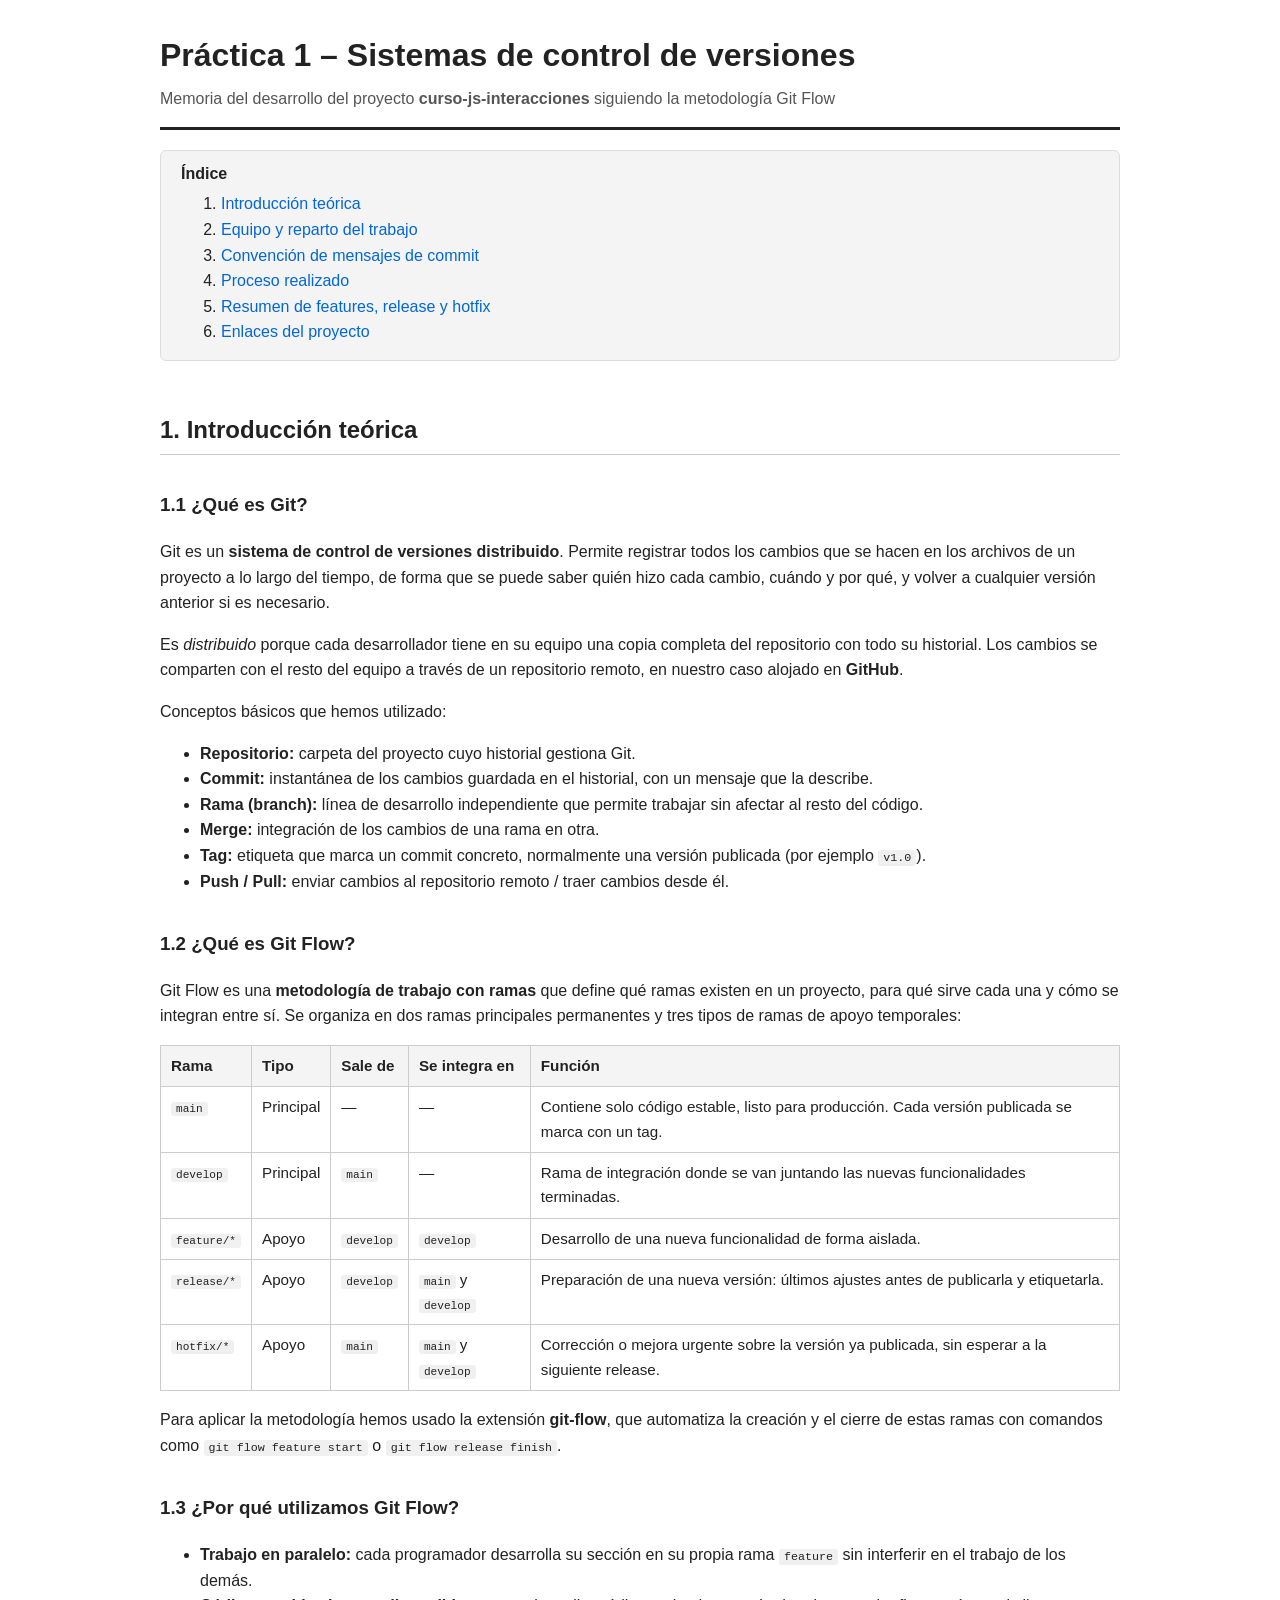
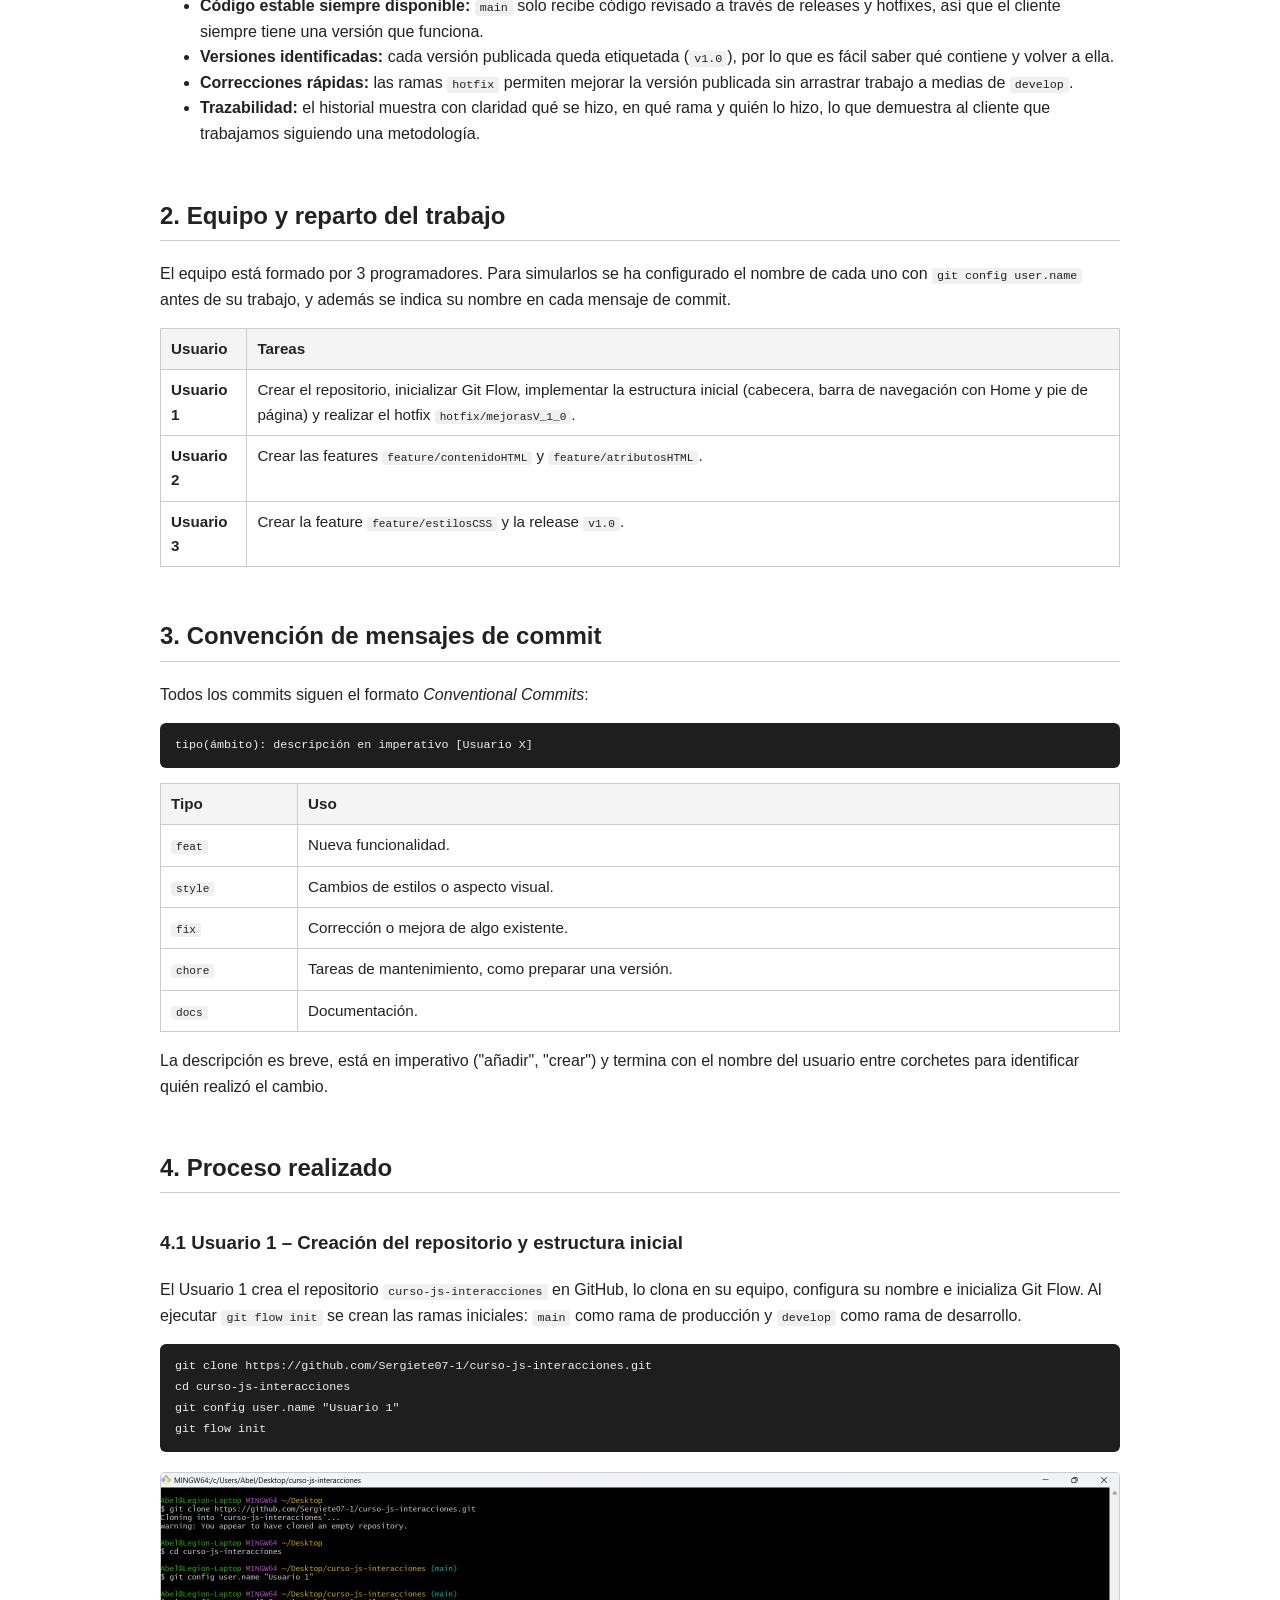
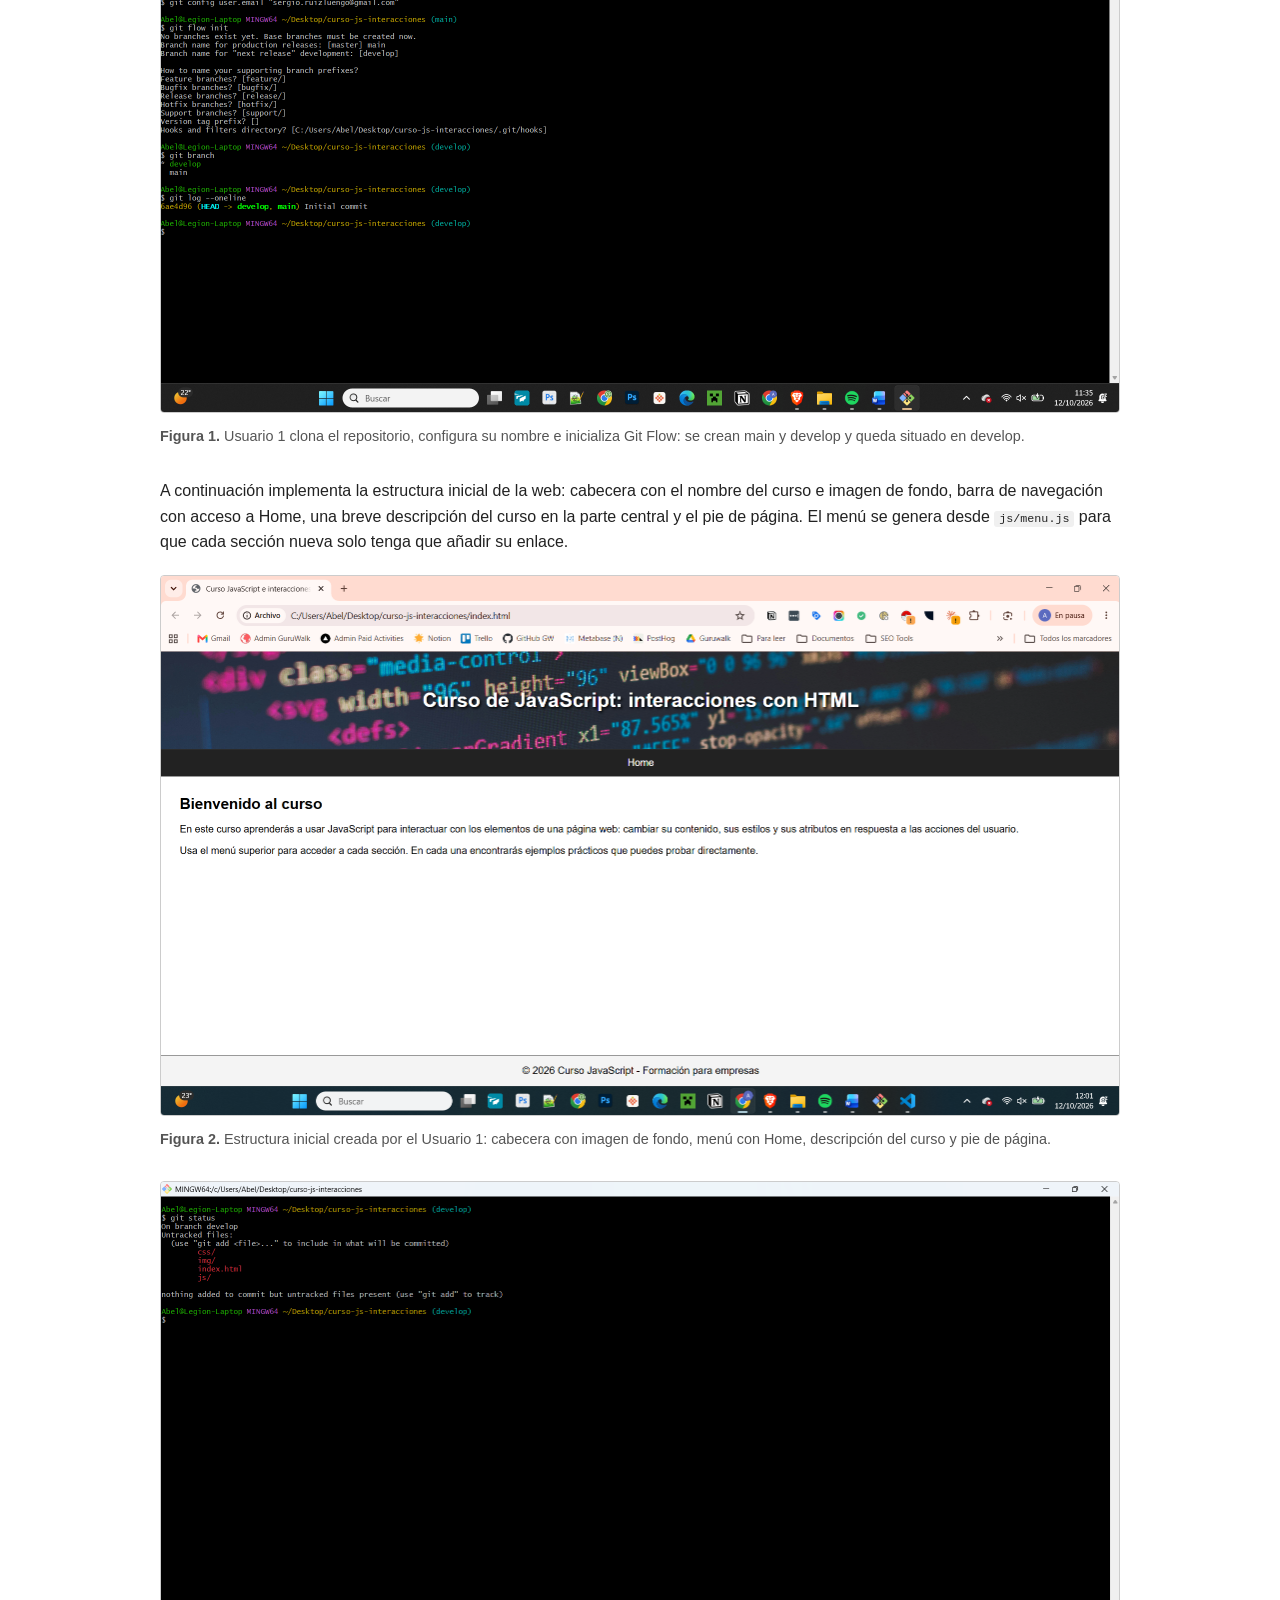
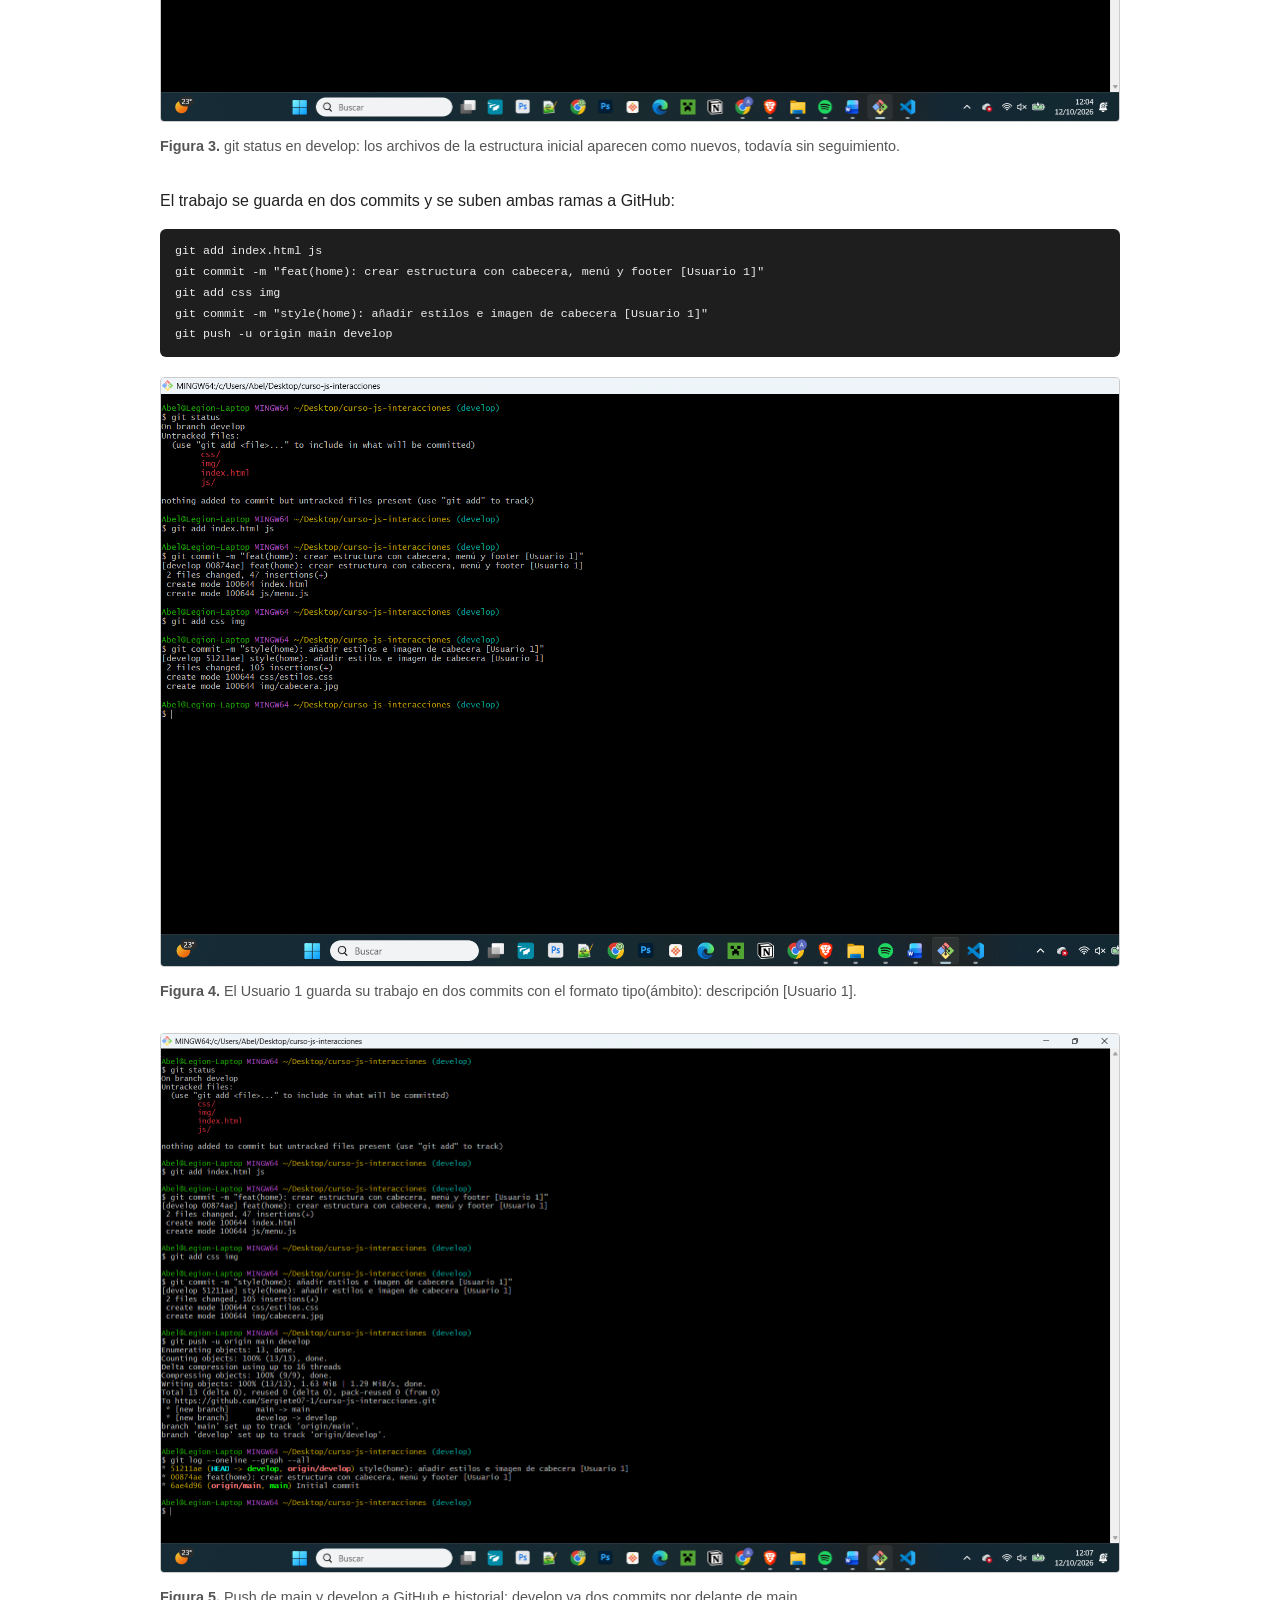
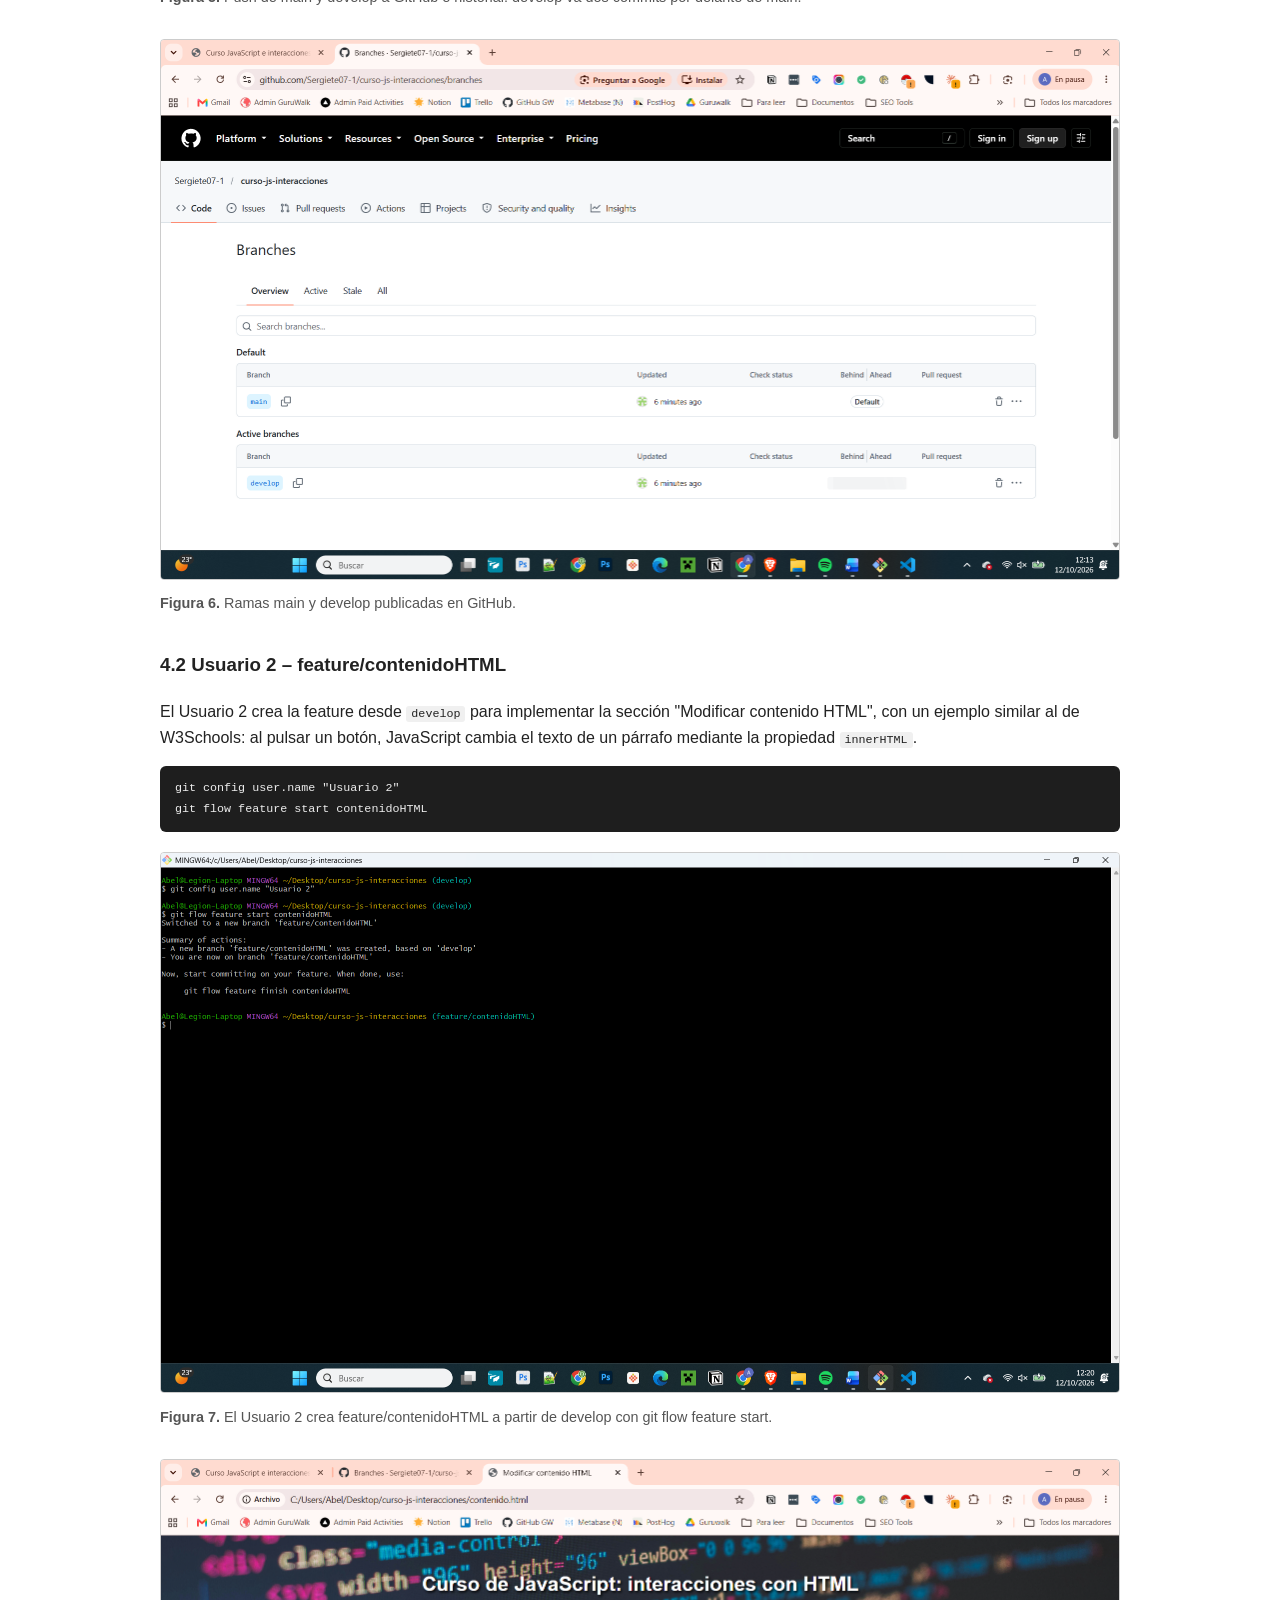
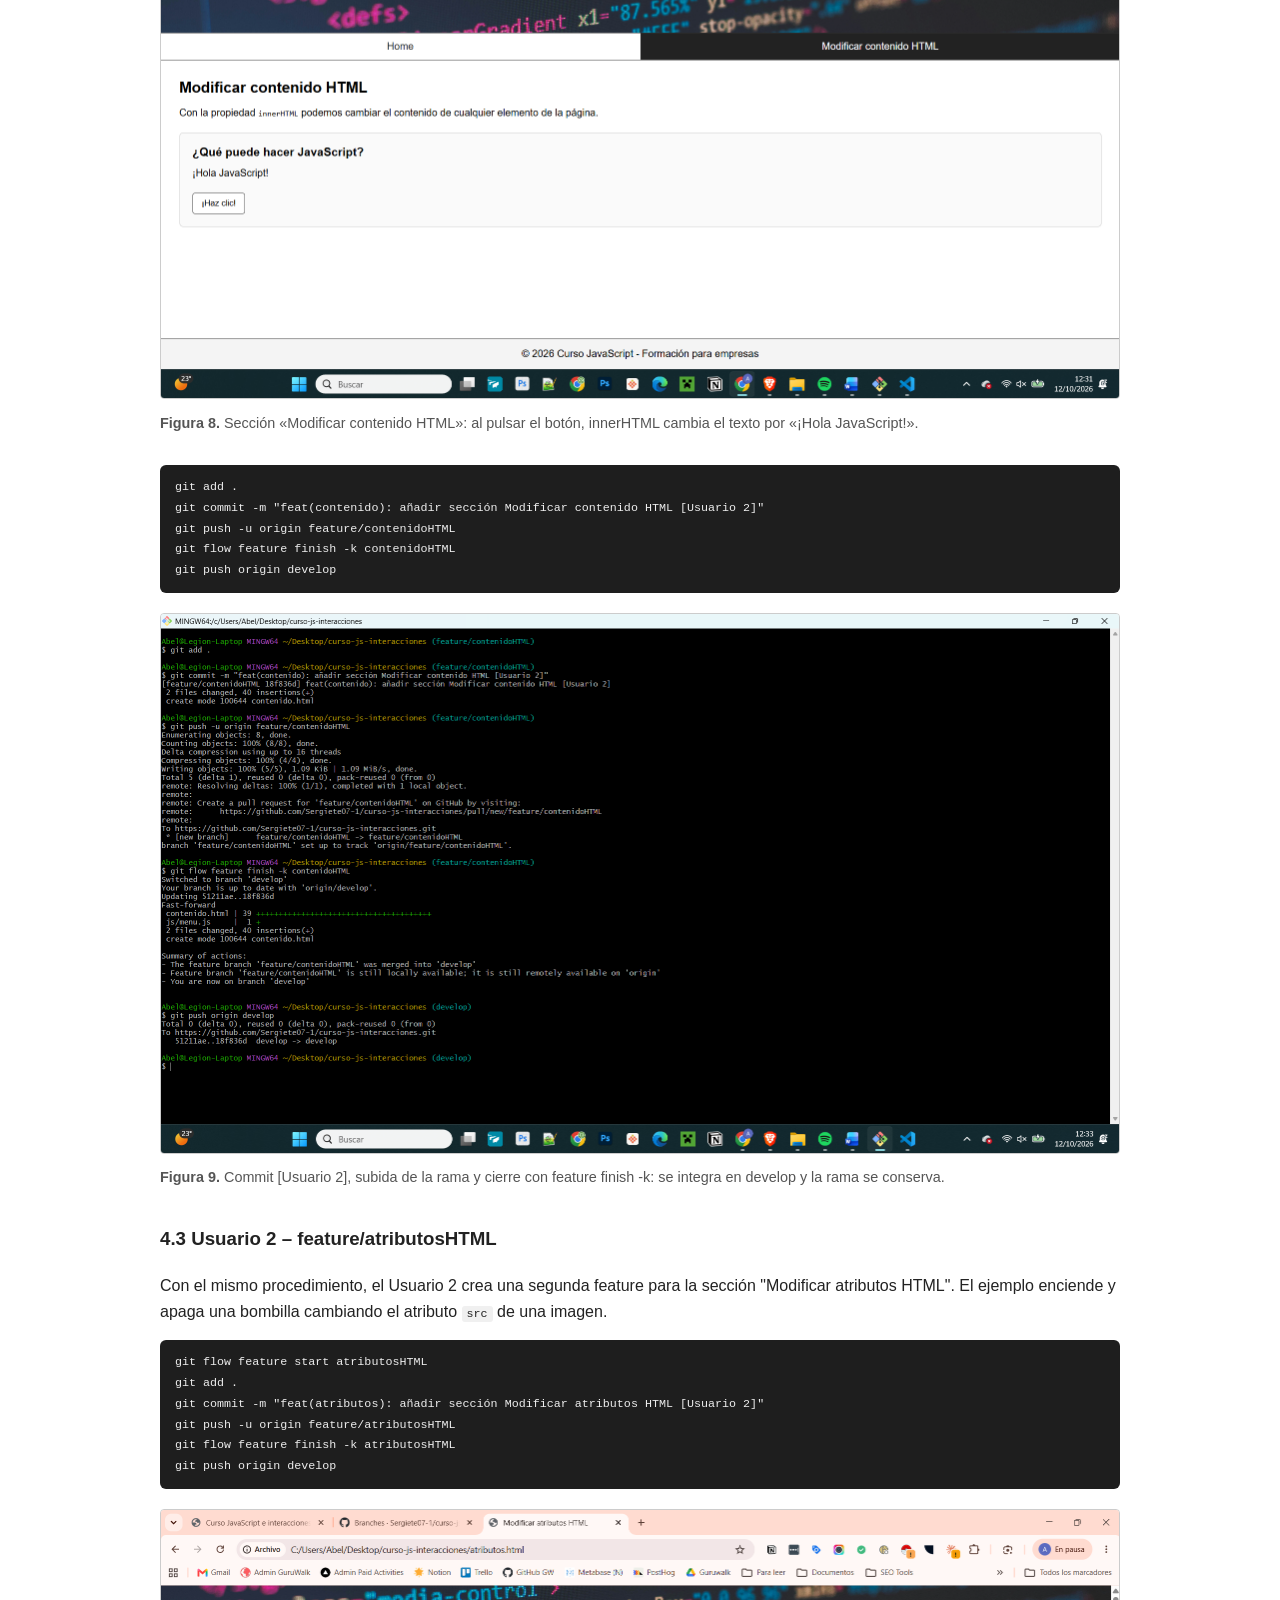
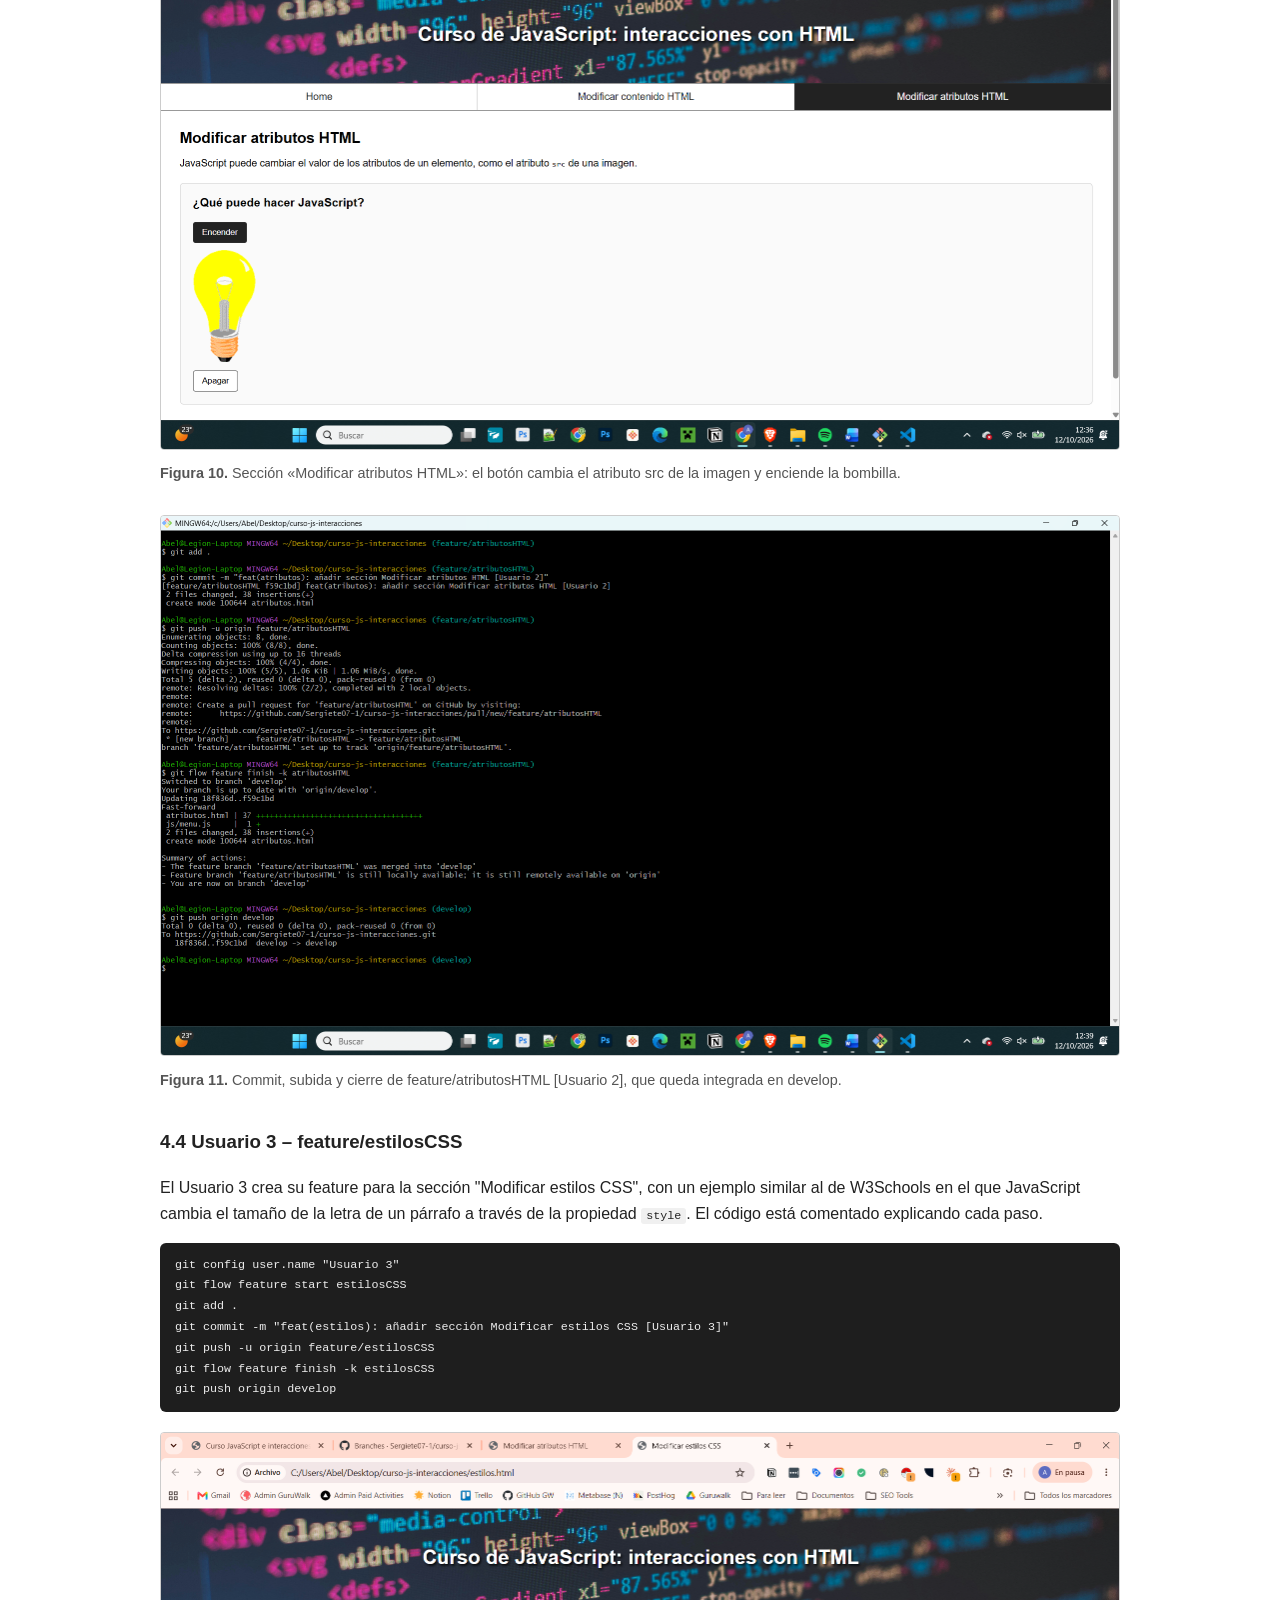
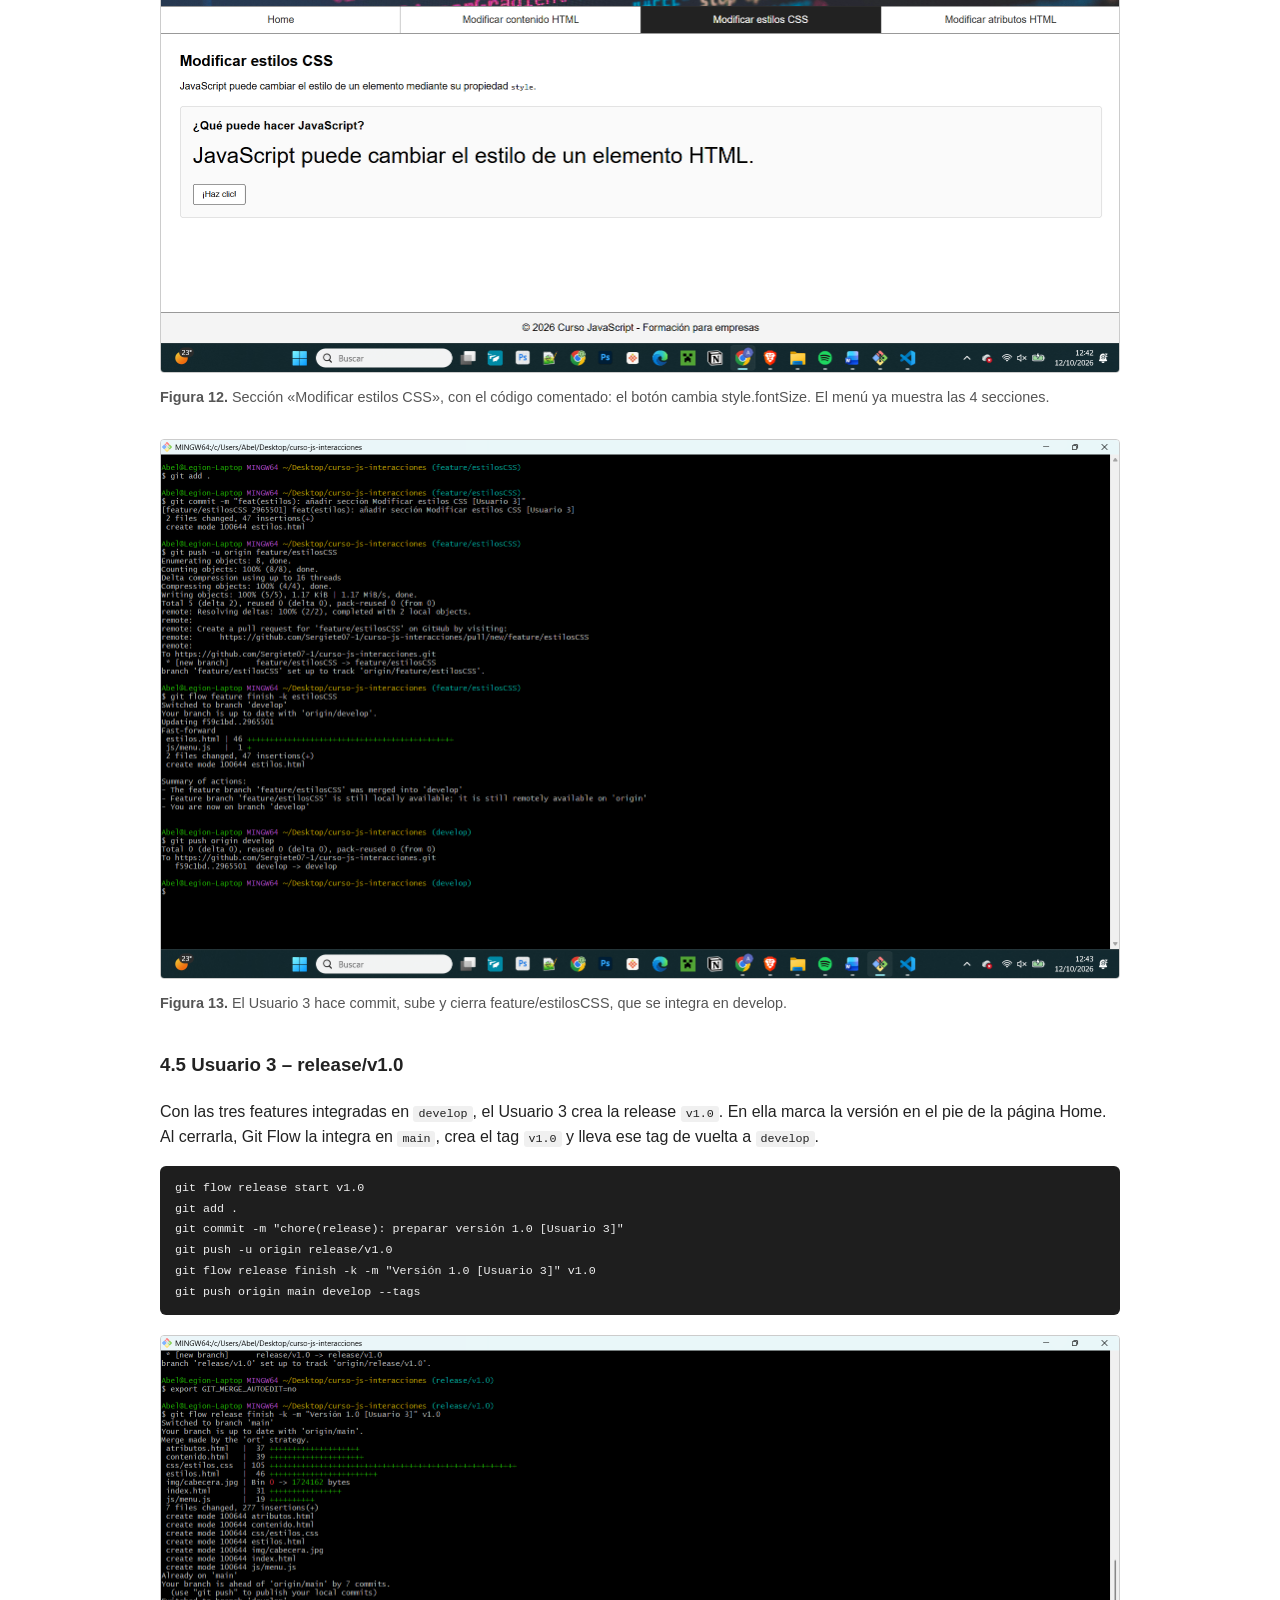
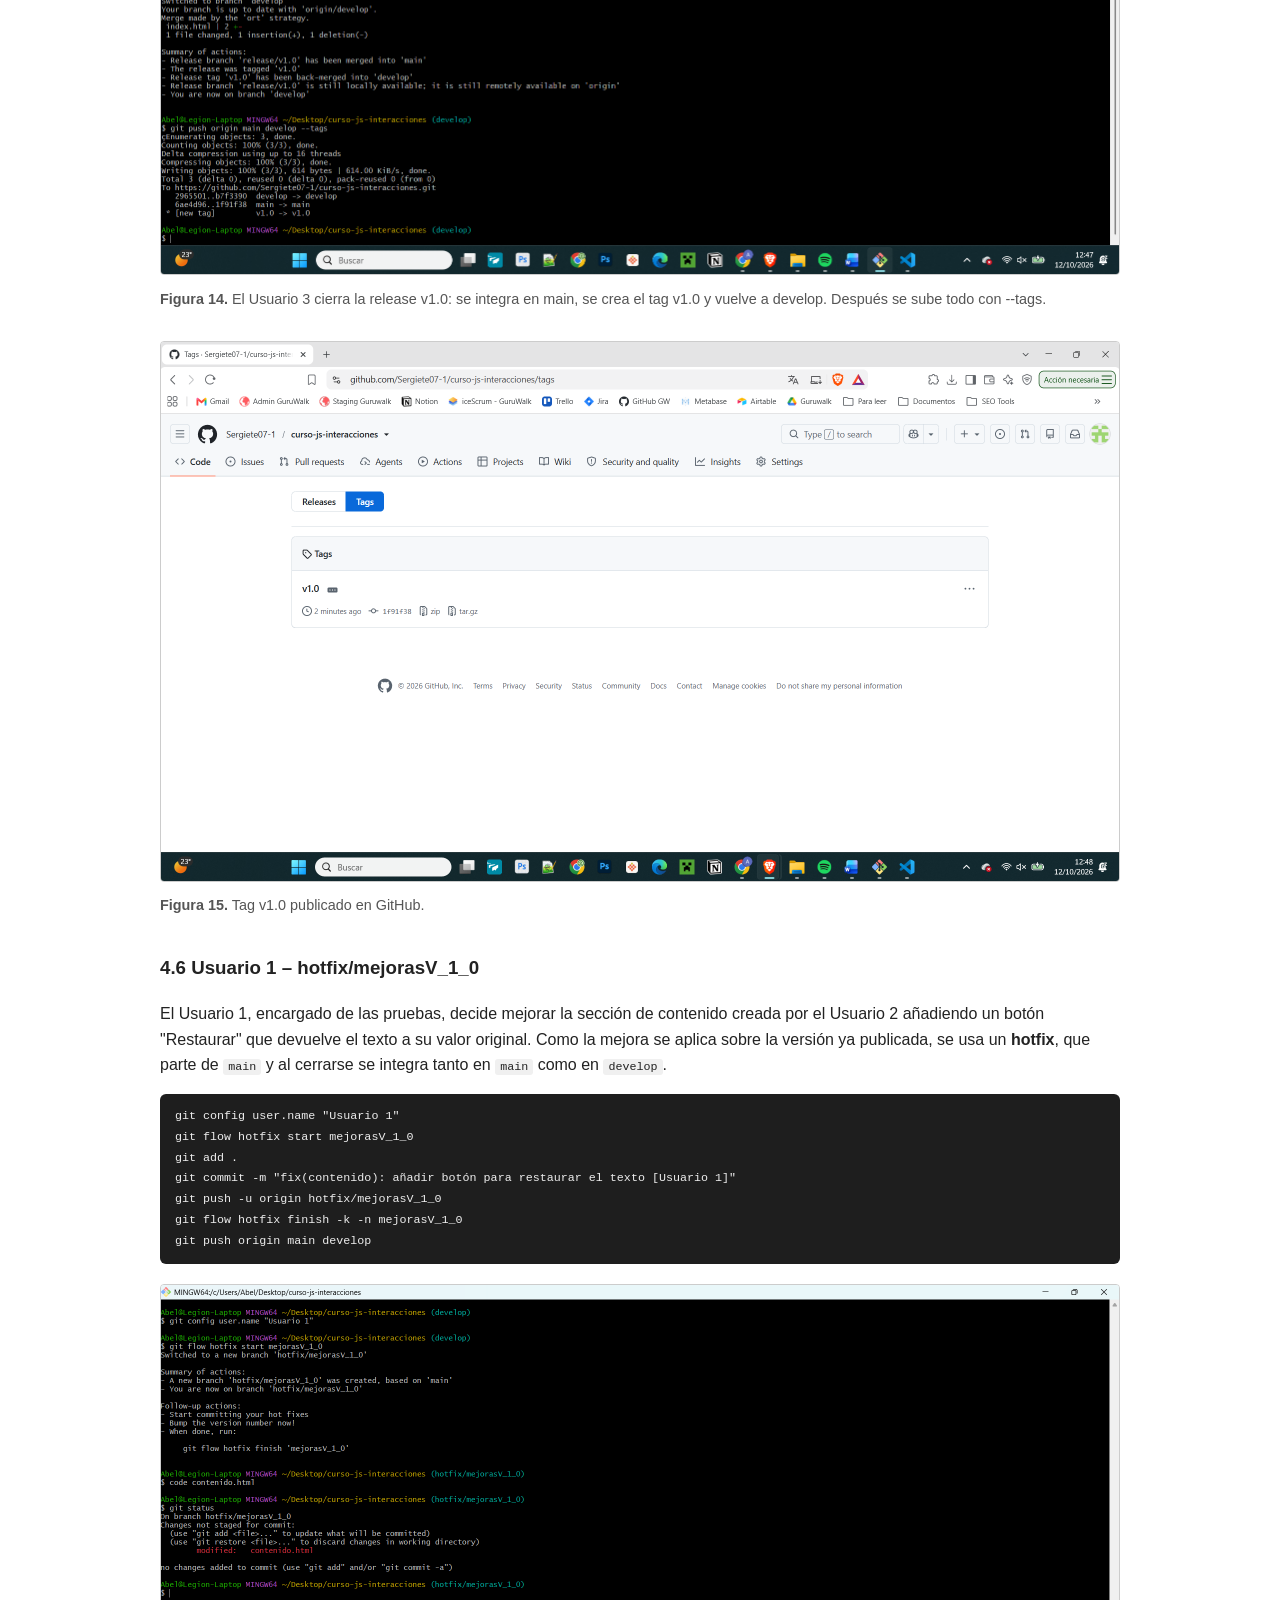
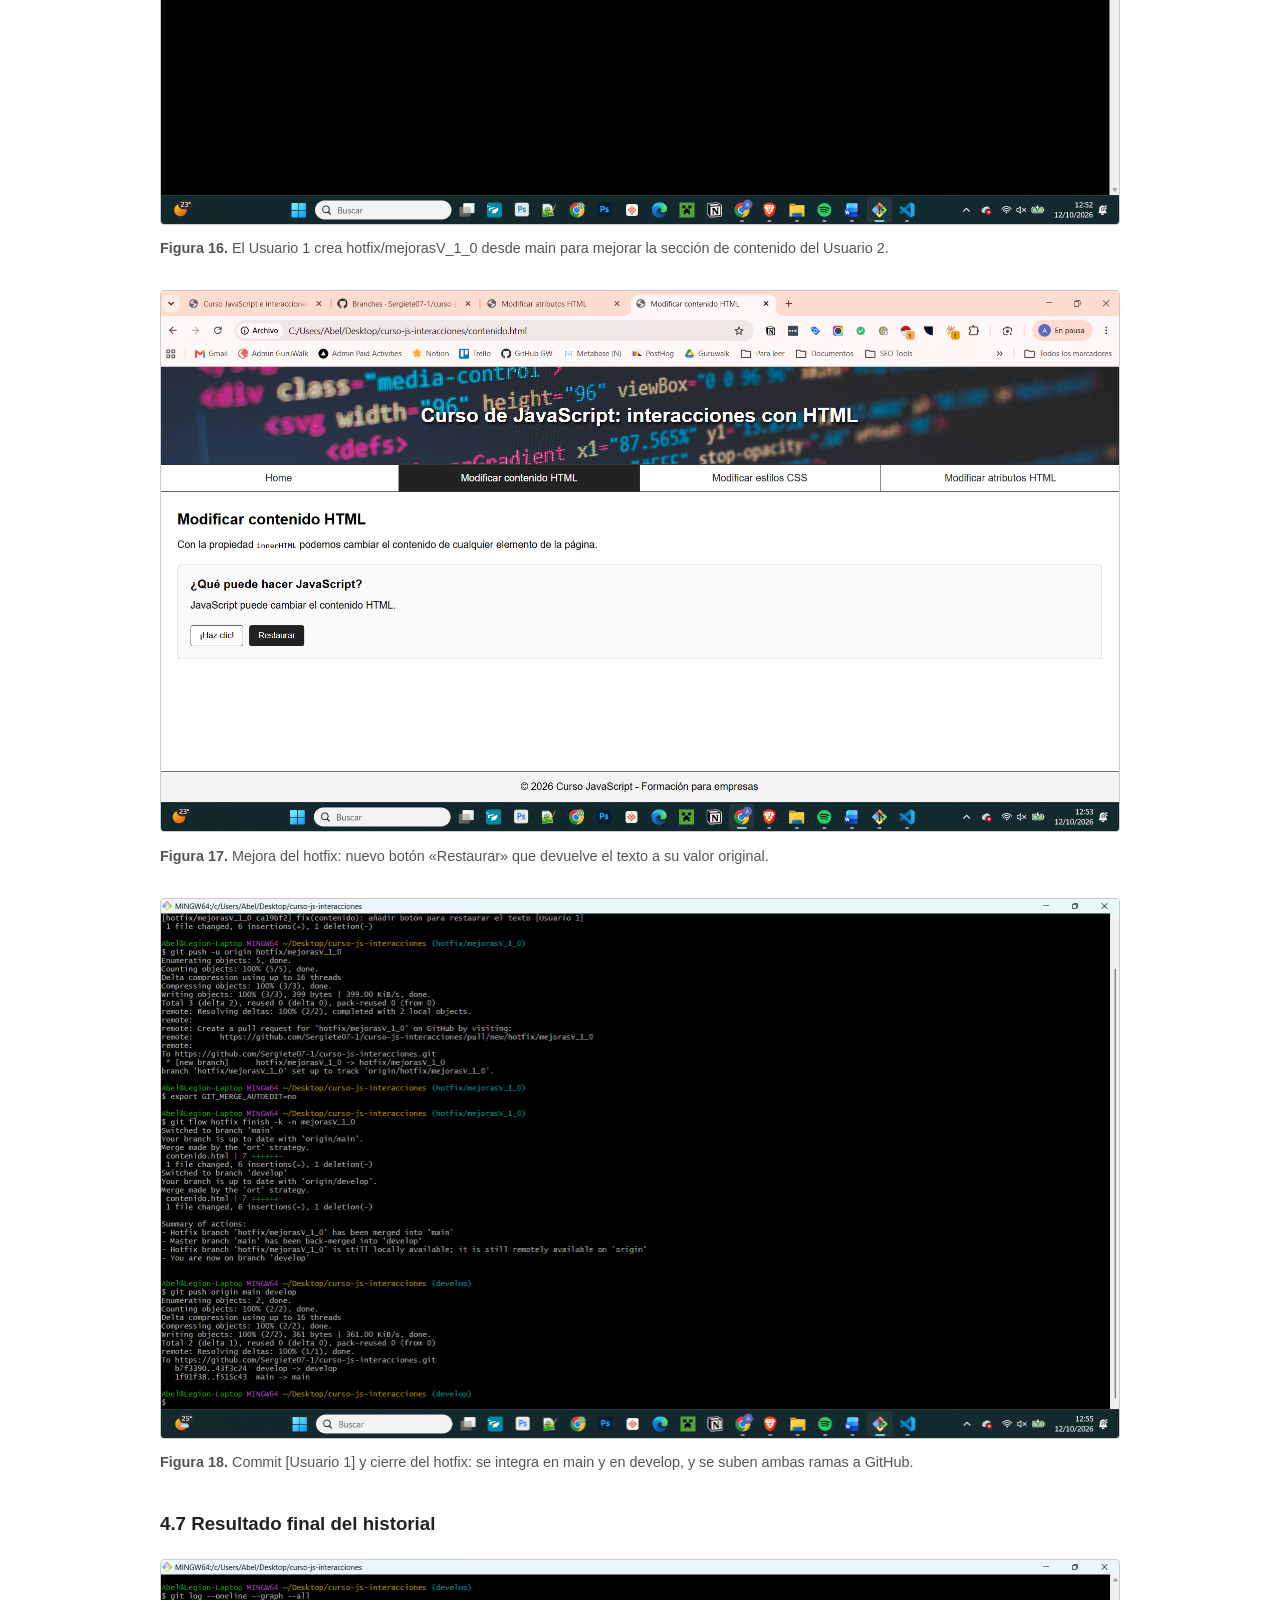
<file: index.html>
<!DOCTYPE html>
<html lang="es">
<head>
  <meta charset="UTF-8">
  <meta name="viewport" content="width=device-width, initial-scale=1.0">
  <title>Memoria - Práctica 1: Sistemas de control de versiones</title>
  <style>
    * { box-sizing: border-box; }
    body {
      font-family: Arial, sans-serif;
      line-height: 1.6;
      color: #222;
      max-width: 1000px;
      margin: 0 auto;
      padding: 0 20px 40px;
    }
    header {
      border-bottom: 3px solid #222;
      padding: 30px 0 15px;
      margin-bottom: 20px;
    }
    header h1 { margin: 0 0 5px; }
    header p { margin: 0; color: #555; }
    nav {
      background: #f4f4f4;
      border: 1px solid #ddd;
      border-radius: 6px;
      padding: 10px 20px;
      margin-bottom: 30px;
    }
    nav ol { margin: 5px 0; }
    nav a { color: #0366d6; text-decoration: none; }
    h2 { border-bottom: 1px solid #ccc; padding-bottom: 5px; margin-top: 50px; }
    h3 { margin-top: 35px; }
    code {
      background: #f0f0f0;
      padding: 1px 5px;
      border-radius: 3px;
      font-size: 0.9em;
    }
    pre {
      background: #1e1e1e;
      color: #eee;
      padding: 12px 15px;
      border-radius: 6px;
      overflow-x: auto;
    }
    pre code { background: none; padding: 0; color: inherit; }
    table { border-collapse: collapse; width: 100%; margin: 15px 0; font-size: 0.95em; }
    th, td { border: 1px solid #ccc; padding: 8px 10px; text-align: left; vertical-align: top; }
    th { background: #f4f4f4; }
    figure { margin: 20px 0 30px; }
    figure img {
      max-width: 100%;
      border: 1px solid #ccc;
      border-radius: 4px;
    }
    figcaption { font-size: 0.9em; color: #555; margin-top: 5px; }
    .nota {
      background: #fff8e1;
      border-left: 4px solid #f0ad4e;
      padding: 10px 15px;
      margin: 15px 0;
    }
    footer {
      margin-top: 60px;
      border-top: 1px solid #ccc;
      padding-top: 15px;
      color: #555;
      font-size: 0.9em;
    }
  </style>
</head>
<body>

  <header>
    <h1>Práctica 1 – Sistemas de control de versiones</h1>
    <p>Memoria del desarrollo del proyecto <strong>curso-js-interacciones</strong> siguiendo la metodología Git Flow</p>
  </header>

  <nav>
    <strong>Índice</strong>
    <ol>
      <li><a href="#introduccion">Introducción teórica</a></li>
      <li><a href="#equipo">Equipo y reparto del trabajo</a></li>
      <li><a href="#commits">Convención de mensajes de commit</a></li>
      <li><a href="#proceso">Proceso realizado</a></li>
      <li><a href="#resumen">Resumen de features, release y hotfix</a></li>
      <li><a href="#enlaces">Enlaces del proyecto</a></li>
    </ol>
  </nav>

  <!-- ===================================================== -->
  <section id="introduccion">
    <h2>1. Introducción teórica</h2>

    <h3>1.1 ¿Qué es Git?</h3>
    <p>
      Git es un <strong>sistema de control de versiones distribuido</strong>. Permite registrar
      todos los cambios que se hacen en los archivos de un proyecto a lo largo del tiempo,
      de forma que se puede saber quién hizo cada cambio, cuándo y por qué, y volver a
      cualquier versión anterior si es necesario.
    </p>
    <p>
      Es <em>distribuido</em> porque cada desarrollador tiene en su equipo una copia completa
      del repositorio con todo su historial. Los cambios se comparten con el resto del equipo
      a través de un repositorio remoto, en nuestro caso alojado en <strong>GitHub</strong>.
    </p>
    <p>Conceptos básicos que hemos utilizado:</p>
    <ul>
      <li><strong>Repositorio:</strong> carpeta del proyecto cuyo historial gestiona Git.</li>
      <li><strong>Commit:</strong> instantánea de los cambios guardada en el historial, con un mensaje que la describe.</li>
      <li><strong>Rama (branch):</strong> línea de desarrollo independiente que permite trabajar sin afectar al resto del código.</li>
      <li><strong>Merge:</strong> integración de los cambios de una rama en otra.</li>
      <li><strong>Tag:</strong> etiqueta que marca un commit concreto, normalmente una versión publicada (por ejemplo <code>v1.0</code>).</li>
      <li><strong>Push / Pull:</strong> enviar cambios al repositorio remoto / traer cambios desde él.</li>
    </ul>

    <h3>1.2 ¿Qué es Git Flow?</h3>
    <p>
      Git Flow es una <strong>metodología de trabajo con ramas</strong> que define qué ramas
      existen en un proyecto, para qué sirve cada una y cómo se integran entre sí.
      Se organiza en dos ramas principales permanentes y tres tipos de ramas de apoyo temporales:
    </p>
    <table>
      <tr><th>Rama</th><th>Tipo</th><th>Sale de</th><th>Se integra en</th><th>Función</th></tr>
      <tr><td><code>main</code></td><td>Principal</td><td>—</td><td>—</td><td>Contiene solo código estable, listo para producción. Cada versión publicada se marca con un tag.</td></tr>
      <tr><td><code>develop</code></td><td>Principal</td><td><code>main</code></td><td>—</td><td>Rama de integración donde se van juntando las nuevas funcionalidades terminadas.</td></tr>
      <tr><td><code>feature/*</code></td><td>Apoyo</td><td><code>develop</code></td><td><code>develop</code></td><td>Desarrollo de una nueva funcionalidad de forma aislada.</td></tr>
      <tr><td><code>release/*</code></td><td>Apoyo</td><td><code>develop</code></td><td><code>main</code> y <code>develop</code></td><td>Preparación de una nueva versión: últimos ajustes antes de publicarla y etiquetarla.</td></tr>
      <tr><td><code>hotfix/*</code></td><td>Apoyo</td><td><code>main</code></td><td><code>main</code> y <code>develop</code></td><td>Corrección o mejora urgente sobre la versión ya publicada, sin esperar a la siguiente release.</td></tr>
    </table>
    <p>
      Para aplicar la metodología hemos usado la extensión <strong>git-flow</strong>, que
      automatiza la creación y el cierre de estas ramas con comandos como
      <code>git flow feature start</code> o <code>git flow release finish</code>.
    </p>

    <h3>1.3 ¿Por qué utilizamos Git Flow?</h3>
    <ul>
      <li><strong>Trabajo en paralelo:</strong> cada programador desarrolla su sección en su propia rama <code>feature</code> sin interferir en el trabajo de los demás.</li>
      <li><strong>Código estable siempre disponible:</strong> <code>main</code> solo recibe código revisado a través de releases y hotfixes, así que el cliente siempre tiene una versión que funciona.</li>
      <li><strong>Versiones identificadas:</strong> cada versión publicada queda etiquetada (<code>v1.0</code>), por lo que es fácil saber qué contiene y volver a ella.</li>
      <li><strong>Correcciones rápidas:</strong> las ramas <code>hotfix</code> permiten mejorar la versión publicada sin arrastrar trabajo a medias de <code>develop</code>.</li>
      <li><strong>Trazabilidad:</strong> el historial muestra con claridad qué se hizo, en qué rama y quién lo hizo, lo que demuestra al cliente que trabajamos siguiendo una metodología.</li>
    </ul>
  </section>

  <!-- ===================================================== -->
  <section id="equipo">
    <h2>2. Equipo y reparto del trabajo</h2>
    <p>
      El equipo está formado por 3 programadores. Para simularlos se ha configurado el nombre
      de cada uno con <code>git config user.name</code> antes de su trabajo, y además se indica
      su nombre en cada mensaje de commit.
    </p>
    <table>
      <tr><th>Usuario</th><th>Tareas</th></tr>
      <tr><td><strong>Usuario 1</strong></td><td>Crear el repositorio, inicializar Git Flow, implementar la estructura inicial (cabecera, barra de navegación con Home y pie de página) y realizar el hotfix <code>hotfix/mejorasV_1_0</code>.</td></tr>
      <tr><td><strong>Usuario 2</strong></td><td>Crear las features <code>feature/contenidoHTML</code> y <code>feature/atributosHTML</code>.</td></tr>
      <tr><td><strong>Usuario 3</strong></td><td>Crear la feature <code>feature/estilosCSS</code> y la release <code>v1.0</code>.</td></tr>
    </table>
  </section>

  <!-- ===================================================== -->
  <section id="commits">
    <h2>3. Convención de mensajes de commit</h2>
    <p>Todos los commits siguen el formato <em>Conventional Commits</em>:</p>
    <pre><code>tipo(ámbito): descripción en imperativo [Usuario X]</code></pre>
    <table>
      <tr><th>Tipo</th><th>Uso</th></tr>
      <tr><td><code>feat</code></td><td>Nueva funcionalidad.</td></tr>
      <tr><td><code>style</code></td><td>Cambios de estilos o aspecto visual.</td></tr>
      <tr><td><code>fix</code></td><td>Corrección o mejora de algo existente.</td></tr>
      <tr><td><code>chore</code></td><td>Tareas de mantenimiento, como preparar una versión.</td></tr>
      <tr><td><code>docs</code></td><td>Documentación.</td></tr>
    </table>
    <p>
      La descripción es breve, está en imperativo ("añadir", "crear") y termina con el nombre
      del usuario entre corchetes para identificar quién realizó el cambio.
    </p>
  </section>

  <!-- ===================================================== -->
  <section id="proceso">
    <h2>4. Proceso realizado</h2>

    <!-- FASE 1 -->
    <h3>4.1 Usuario 1 – Creación del repositorio y estructura inicial</h3>
    <p>
      El Usuario 1 crea el repositorio <code>curso-js-interacciones</code> en GitHub, lo clona
      en su equipo, configura su nombre e inicializa Git Flow. Al ejecutar
      <code>git flow init</code> se crean las ramas iniciales: <code>main</code> como rama de
      producción y <code>develop</code> como rama de desarrollo.
    </p>
<pre><code>git clone https://github.com/Sergiete07-1/curso-js-interacciones.git
cd curso-js-interacciones
git config user.name "Usuario 1"
git flow init</code></pre>
    <figure>
      <img src="capturas/figura01.png" alt="Figura 1">
      <figcaption><strong>Figura 1.</strong> Usuario 1 clona el repositorio, configura su nombre e inicializa Git Flow: se crean main y develop y queda situado en develop.</figcaption>
    </figure>

    <p>
      A continuación implementa la estructura inicial de la web: cabecera con el nombre del
      curso e imagen de fondo, barra de navegación con acceso a Home, una breve descripción
      del curso en la parte central y el pie de página. El menú se genera desde
      <code>js/menu.js</code> para que cada sección nueva solo tenga que añadir su enlace.
    </p>
    <figure>
      <img src="capturas/figura02.png" alt="Figura 2">
      <figcaption><strong>Figura 2.</strong> Estructura inicial creada por el Usuario 1: cabecera con imagen de fondo, menú con Home, descripción del curso y pie de página.</figcaption>
    </figure>
    <figure>
      <img src="capturas/figura03.png" alt="Figura 3">
      <figcaption><strong>Figura 3.</strong> git status en develop: los archivos de la estructura inicial aparecen como nuevos, todavía sin seguimiento.</figcaption>
    </figure>

    <p>El trabajo se guarda en dos commits y se suben ambas ramas a GitHub:</p>
<pre><code>git add index.html js
git commit -m "feat(home): crear estructura con cabecera, menú y footer [Usuario 1]"
git add css img
git commit -m "style(home): añadir estilos e imagen de cabecera [Usuario 1]"
git push -u origin main develop</code></pre>
    <figure>
      <img src="capturas/figura04.png" alt="Figura 4">
      <figcaption><strong>Figura 4.</strong> El Usuario 1 guarda su trabajo en dos commits con el formato tipo(ámbito): descripción [Usuario 1].</figcaption>
    </figure>
    <figure>
      <img src="capturas/figura05.png" alt="Figura 5">
      <figcaption><strong>Figura 5.</strong> Push de main y develop a GitHub e historial: develop va dos commits por delante de main.</figcaption>
    </figure>
    <figure>
      <img src="capturas/figura06.png" alt="Figura 6">
      <figcaption><strong>Figura 6.</strong> Ramas main y develop publicadas en GitHub.</figcaption>
    </figure>

    <!-- FASE 2 -->
    <h3>4.2 Usuario 2 – feature/contenidoHTML</h3>
    <p>
      El Usuario 2 crea la feature desde <code>develop</code> para implementar la sección
      "Modificar contenido HTML", con un ejemplo similar al de W3Schools: al pulsar un botón,
      JavaScript cambia el texto de un párrafo mediante la propiedad <code>innerHTML</code>.
    </p>
<pre><code>git config user.name "Usuario 2"
git flow feature start contenidoHTML</code></pre>
    <figure>
      <img src="capturas/figura07.png" alt="Figura 7">
      <figcaption><strong>Figura 7.</strong> El Usuario 2 crea feature/contenidoHTML a partir de develop con git flow feature start.</figcaption>
    </figure>
    <figure>
      <img src="capturas/figura08.png" alt="Figura 8">
      <figcaption><strong>Figura 8.</strong> Sección «Modificar contenido HTML»: al pulsar el botón, innerHTML cambia el texto por «¡Hola JavaScript!».</figcaption>
    </figure>
<pre><code>git add .
git commit -m "feat(contenido): añadir sección Modificar contenido HTML [Usuario 2]"
git push -u origin feature/contenidoHTML
git flow feature finish -k contenidoHTML
git push origin develop</code></pre>
    <figure>
      <img src="capturas/figura09.png" alt="Figura 9">
      <figcaption><strong>Figura 9.</strong> Commit [Usuario 2], subida de la rama y cierre con feature finish -k: se integra en develop y la rama se conserva.</figcaption>
    </figure>

    <h3>4.3 Usuario 2 – feature/atributosHTML</h3>
    <p>
      Con el mismo procedimiento, el Usuario 2 crea una segunda feature para la sección
      "Modificar atributos HTML". El ejemplo enciende y apaga una bombilla cambiando el
      atributo <code>src</code> de una imagen.
    </p>
<pre><code>git flow feature start atributosHTML
git add .
git commit -m "feat(atributos): añadir sección Modificar atributos HTML [Usuario 2]"
git push -u origin feature/atributosHTML
git flow feature finish -k atributosHTML
git push origin develop</code></pre>
    <figure>
      <img src="capturas/figura10.png" alt="Figura 10">
      <figcaption><strong>Figura 10.</strong> Sección «Modificar atributos HTML»: el botón cambia el atributo src de la imagen y enciende la bombilla.</figcaption>
    </figure>
    <figure>
      <img src="capturas/figura11.png" alt="Figura 11">
      <figcaption><strong>Figura 11.</strong> Commit, subida y cierre de feature/atributosHTML [Usuario 2], que queda integrada en develop.</figcaption>
    </figure>

    <!-- FASE 3 -->
    <h3>4.4 Usuario 3 – feature/estilosCSS</h3>
    <p>
      El Usuario 3 crea su feature para la sección "Modificar estilos CSS", con un ejemplo
      similar al de W3Schools en el que JavaScript cambia el tamaño de la letra de un párrafo
      a través de la propiedad <code>style</code>. El código está comentado explicando cada paso.
    </p>
<pre><code>git config user.name "Usuario 3"
git flow feature start estilosCSS
git add .
git commit -m "feat(estilos): añadir sección Modificar estilos CSS [Usuario 3]"
git push -u origin feature/estilosCSS
git flow feature finish -k estilosCSS
git push origin develop</code></pre>
    <figure>
      <img src="capturas/figura12.png" alt="Figura 12">
      <figcaption><strong>Figura 12.</strong> Sección «Modificar estilos CSS», con el código comentado: el botón cambia style.fontSize. El menú ya muestra las 4 secciones.</figcaption>
    </figure>
    <figure>
      <img src="capturas/figura13.png" alt="Figura 13">
      <figcaption><strong>Figura 13.</strong> El Usuario 3 hace commit, sube y cierra feature/estilosCSS, que se integra en develop.</figcaption>
    </figure>

    <h3>4.5 Usuario 3 – release/v1.0</h3>
    <p>
      Con las tres features integradas en <code>develop</code>, el Usuario 3 crea la release
      <code>v1.0</code>. En ella marca la versión en el pie de la página Home. Al cerrarla,
      Git Flow la integra en <code>main</code>, crea el tag <code>v1.0</code> y lleva ese
      tag de vuelta a <code>develop</code>.
    </p>
<pre><code>git flow release start v1.0
git add .
git commit -m "chore(release): preparar versión 1.0 [Usuario 3]"
git push -u origin release/v1.0
git flow release finish -k -m "Versión 1.0 [Usuario 3]" v1.0
git push origin main develop --tags</code></pre>
    <figure>
      <img src="capturas/figura14.png" alt="Figura 14">
      <figcaption><strong>Figura 14.</strong> El Usuario 3 cierra la release v1.0: se integra en main, se crea el tag v1.0 y vuelve a develop. Después se sube todo con --tags.</figcaption>
    </figure>
    <figure>
      <img src="capturas/figura15.png" alt="Figura 15">
      <figcaption><strong>Figura 15.</strong> Tag v1.0 publicado en GitHub.</figcaption>
    </figure>

    <!-- FASE 4 -->
    <h3>4.6 Usuario 1 – hotfix/mejorasV_1_0</h3>
    <p>
      El Usuario 1, encargado de las pruebas, decide mejorar la sección de contenido creada
      por el Usuario 2 añadiendo un botón "Restaurar" que devuelve el texto a su valor original.
      Como la mejora se aplica sobre la versión ya publicada, se usa un <strong>hotfix</strong>,
      que parte de <code>main</code> y al cerrarse se integra tanto en <code>main</code> como
      en <code>develop</code>.
    </p>
<pre><code>git config user.name "Usuario 1"
git flow hotfix start mejorasV_1_0
git add .
git commit -m "fix(contenido): añadir botón para restaurar el texto [Usuario 1]"
git push -u origin hotfix/mejorasV_1_0
git flow hotfix finish -k -n mejorasV_1_0
git push origin main develop</code></pre>
    <figure>
      <img src="capturas/figura16.png" alt="Figura 16">
      <figcaption><strong>Figura 16.</strong> El Usuario 1 crea hotfix/mejorasV_1_0 desde main para mejorar la sección de contenido del Usuario 2.</figcaption>
    </figure>
    <figure>
      <img src="capturas/figura17.png" alt="Figura 17">
      <figcaption><strong>Figura 17.</strong> Mejora del hotfix: nuevo botón «Restaurar» que devuelve el texto a su valor original.</figcaption>
    </figure>
    <figure>
      <img src="capturas/figura18.png" alt="Figura 18">
      <figcaption><strong>Figura 18.</strong> Commit [Usuario 1] y cierre del hotfix: se integra en main y en develop, y se suben ambas ramas a GitHub.</figcaption>
    </figure>

    <h3>4.7 Resultado final del historial</h3>
    <figure>
      <img src="capturas/figura19.png" alt="Figura 19">
      <figcaption><strong>Figura 19.</strong> Historial final (git log --graph): features en develop, release con tag v1.0 y hotfix integrado en main y develop.</figcaption>
    </figure>
    <figure>
      <img src="capturas/figura20.png" alt="Figura 20">
      <figcaption><strong>Figura 20.</strong> Network graph de GitHub con todas las ramas del flujo Git Flow: main, develop, features, release y hotfix.</figcaption>
    </figure>
    <div class="nota">
      Las tres features aparecen en línea sobre <code>develop</code> porque cada una tenía un
      único commit y Git Flow las integró mediante <em>fast-forward</em>. Las etiquetas
      <code>feature/...</code> junto a cada commit demuestran que cada una se desarrolló en su
      propia rama, que se ha conservado en el repositorio.
    </div>

    <!-- FASE 5 -->
    <h3>4.8 Colaborador y proyecto en GitHub</h3>
    <p>
      Se ha dado acceso como colaborador al usuario <strong>IvanPallares</strong> en el
      repositorio y se ha creado el proyecto de GitHub <strong>Curso JS interacciones</strong>,
      vinculado al repositorio, en el que también tiene acceso.
    </p>
    <figure>
      <img src="capturas/figura21.png" alt="Figura 21">
      <figcaption><strong>Figura 21.</strong> IvanPallares invitado como colaborador del repositorio (invitación pendiente de aceptar).</figcaption>
    </figure>
    <figure>
      <img src="capturas/figura22.png" alt="Figura 22">
      <figcaption><strong>Figura 22.</strong> Proyecto de GitHub «Curso JS interacciones» vinculado al repositorio, con IvanPallares como colaborador con rol Write.</figcaption>
    </figure>

    <h3>4.9 Documentación en GitHub Pages</h3>
    <p>
      Esta memoria se encuentra en la rama <code>gh-pages</code>, creada como rama huérfana
      (sin el historial del código) y publicada con GitHub Pages.
    </p>
<pre><code>git switch --orphan gh-pages
git add .
git commit -m "docs: añadir memoria del proyecto [Usuario 1]"
git push -u origin gh-pages</code></pre>
  </section>

  <!-- ===================================================== -->
  <section id="resumen">
    <h2>5. Resumen de features, release y hotfix</h2>
    <table>
      <tr>
        <th>Rama</th><th>Usuario</th><th>Sale de</th><th>Se integra en</th><th>Commit</th><th>Cambios</th>
      </tr>
      <tr>
        <td><code>feature/contenidoHTML</code></td><td>Usuario 2</td><td><code>develop</code></td><td><code>develop</code></td>
        <td><code>18f836d</code><br>feat(contenido): añadir sección Modificar contenido HTML</td>
        <td>Nuevo <code>contenido.html</code> con ejemplo de <code>innerHTML</code> y enlace en el menú.</td>
      </tr>
      <tr>
        <td><code>feature/atributosHTML</code></td><td>Usuario 2</td><td><code>develop</code></td><td><code>develop</code></td>
        <td><code>f59c1bd</code><br>feat(atributos): añadir sección Modificar atributos HTML</td>
        <td>Nuevo <code>atributos.html</code> con ejemplo de cambio del atributo <code>src</code> y enlace en el menú.</td>
      </tr>
      <tr>
        <td><code>feature/estilosCSS</code></td><td>Usuario 3</td><td><code>develop</code></td><td><code>develop</code></td>
        <td><code>2965501</code><br>feat(estilos): añadir sección Modificar estilos CSS</td>
        <td>Nuevo <code>estilos.html</code> con ejemplo comentado de <code>style.fontSize</code> y enlace en el menú.</td>
      </tr>
      <tr>
        <td><code>release/v1.0</code></td><td>Usuario 3</td><td><code>develop</code></td><td><code>main</code> y <code>develop</code></td>
        <td><code>4e2ffc6</code><br>chore(release): preparar versión 1.0<br>Merge en main: <code>1f91f38</code> (tag <code>v1.0</code>)</td>
        <td>Indicación de la versión 1.0 en el pie de la página Home.</td>
      </tr>
      <tr>
        <td><code>hotfix/mejorasV_1_0</code></td><td>Usuario 1</td><td><code>main</code></td><td><code>main</code> y <code>develop</code></td>
        <td><code>ca19bf2</code><br>fix(contenido): añadir botón para restaurar el texto<br>Merge en main: <code>f515c43</code></td>
        <td>Botón "Restaurar" en <code>contenido.html</code>.</td>
      </tr>
    </table>
  </section>

  <!-- ===================================================== -->
  <section id="enlaces">
    <h2>6. Enlaces del proyecto</h2>
    <ul>
      <li>Repositorio: <a href="https://github.com/Sergiete07-1/curso-js-interacciones">github.com/Sergiete07-1/curso-js-interacciones</a></li>
      <li>Ramas: <a href="https://github.com/Sergiete07-1/curso-js-interacciones/branches">ver ramas</a></li>
      <li>Tag v1.0: <a href="https://github.com/Sergiete07-1/curso-js-interacciones/tags">ver tags</a></li>
      <li>Network graph: <a href="https://github.com/Sergiete07-1/curso-js-interacciones/network">ver gráfico</a></li>
      <li>Proyecto de GitHub: <a href="https://github.com/users/Sergiete07-1/projects/2">Curso JS interacciones</a></li>
    </ul>
  </section>

  <footer>
    Práctica 1 – Sistemas de control de versiones · Equipo: Usuario 1, Usuario 2 y Usuario 3
  </footer>

</body>
</html>
</file>
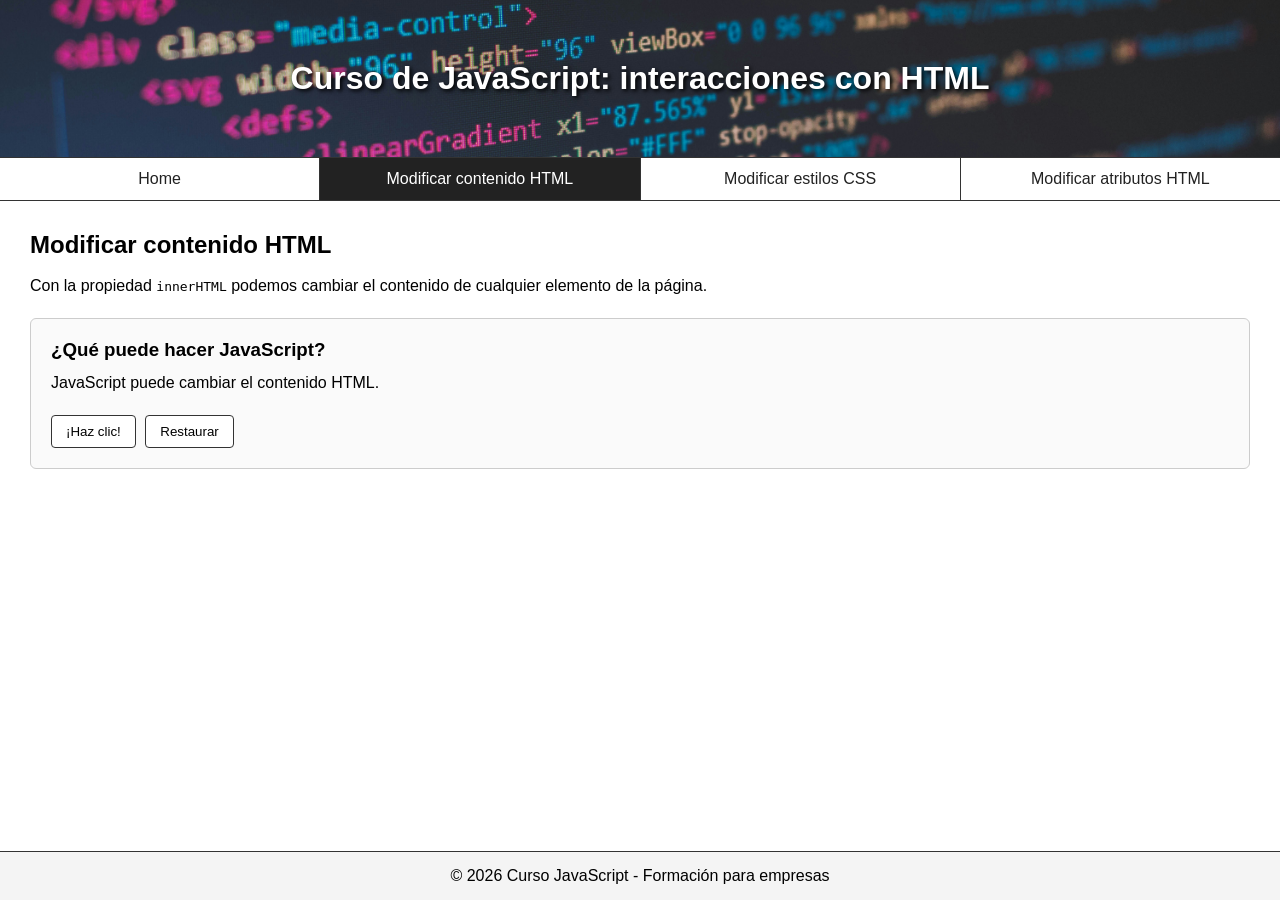
<file: contenido.html>
<!DOCTYPE html>
<html lang="es">
<head>
  <meta charset="UTF-8">
  <meta name="viewport" content="width=device-width, initial-scale=1.0">
  <title>Modificar contenido HTML</title>
  <link rel="stylesheet" href="css/estilos.css">
</head>
<body>
  <header>
    <h1>Curso de JavaScript: interacciones con HTML</h1>
  </header>

  <nav id="menu"></nav>

  <main>
    <h2>Modificar contenido HTML</h2>
    <p>Con la propiedad <code>innerHTML</code> podemos cambiar el contenido
       de cualquier elemento de la página.</p>

    <div class="ejemplo">
      <h3>¿Qué puede hacer JavaScript?</h3>
      <p id="demo">JavaScript puede cambiar el contenido HTML.</p>
      <button type="button" onclick="cambiarTexto()">¡Haz clic!</button>
      <button type="button" onclick="restaurarTexto()">Restaurar</button>
    </div>
  </main>

  <footer>
    <p>&copy; 2026 Curso JavaScript - Formación para empresas</p>
  </footer>

  <script src="js/menu.js"></script>
  <script>
     function cambiarTexto() {
      document.getElementById("demo").innerHTML = "¡Hola JavaScript!";
    }

    function restaurarTexto() {
      document.getElementById("demo").innerHTML = "JavaScript puede cambiar el contenido HTML.";
    }
  </script>
</body>
</html>
</file>
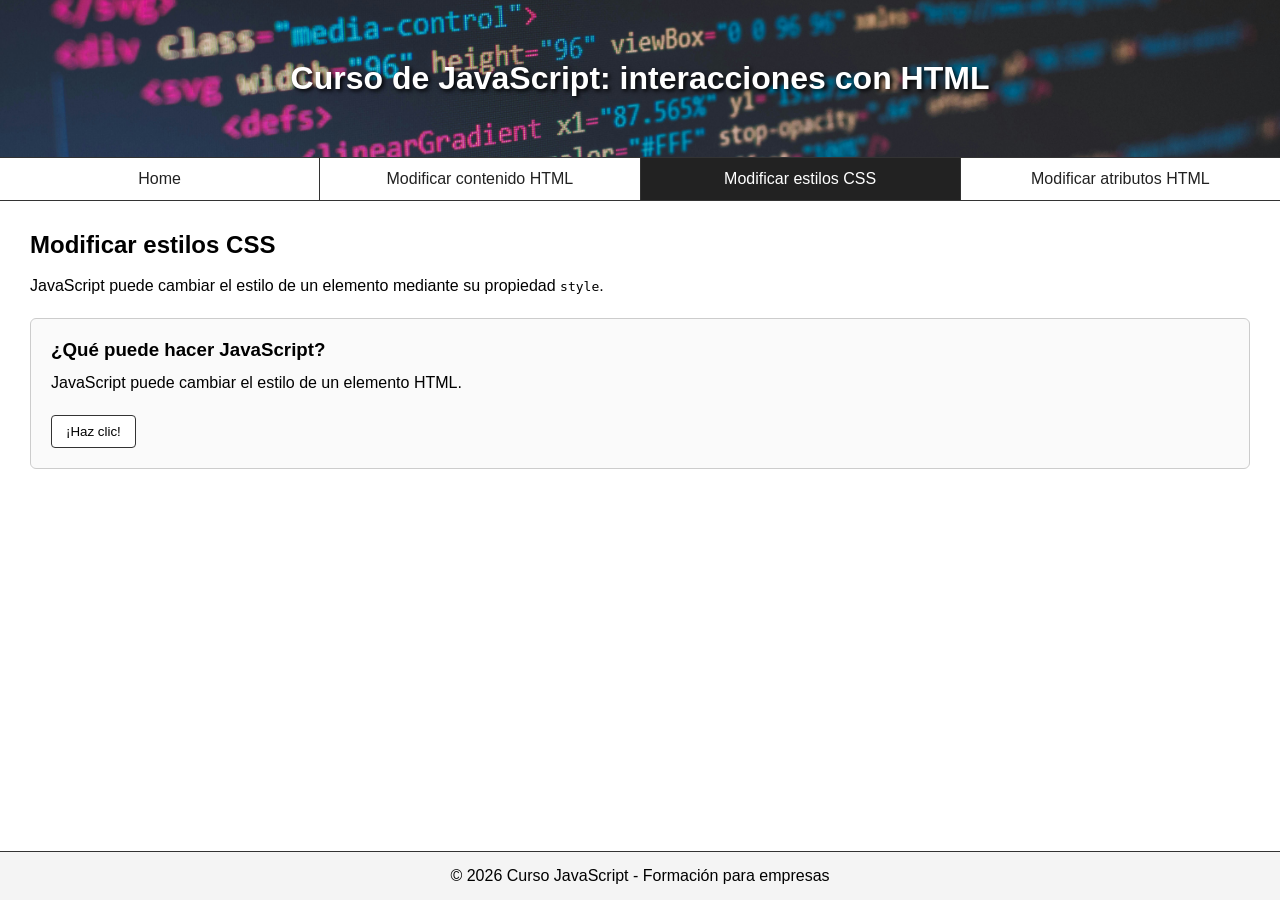
<file: estilos.html>
<!DOCTYPE html>
<html lang="es">
<head>
  <meta charset="UTF-8">
  <meta name="viewport" content="width=device-width, initial-scale=1.0">
  <title>Modificar estilos CSS</title>
  <link rel="stylesheet" href="css/estilos.css">
</head>
<body>
  <header>
    <h1>Curso de JavaScript: interacciones con HTML</h1>
  </header>

  <nav id="menu"></nav>

  <main>
    <h2>Modificar estilos CSS</h2>
    <p>JavaScript puede cambiar el estilo de un elemento mediante su
       propiedad <code>style</code>.</p>

    <div class="ejemplo">
      <h3>¿Qué puede hacer JavaScript?</h3>
      <!-- Párrafo con id "demo": es el elemento cuyo estilo vamos a cambiar -->
      <p id="demo">JavaScript puede cambiar el estilo de un elemento HTML.</p>
      <!-- Al hacer clic se ejecuta la función cambiarEstilo() -->
      <button type="button" onclick="cambiarEstilo()">¡Haz clic!</button>
    </div>
  </main>

  <footer>
    <p>&copy; 2026 Curso JavaScript - Formación para empresas</p>
  </footer>

  <script src="js/menu.js"></script>
  <script>
    // Función que se ejecuta al pulsar el botón
    function cambiarEstilo() {
      // getElementById busca el elemento cuyo atributo id es "demo"
      // .style da acceso a sus estilos CSS en línea
      // fontSize equivale a la propiedad CSS font-size (en JavaScript
      // las propiedades con guion se escriben en camelCase)
      document.getElementById("demo").style.fontSize = "35px";
    }
  </script>
</body>
</html>
</file>
<file: css/estilos.css>
* {
  box-sizing: border-box;
  margin: 0;
  padding: 0;
}

body {
  font-family: Arial, sans-serif;
  display: flex;
  flex-direction: column;
  min-height: 100vh;
}

/* Cabecera con imagen de fondo */
header {
  background: url("../img/cabecera.jpg") center/cover;
  color: white;
  text-shadow: 2px 2px 4px black;
  padding: 60px 20px;
  text-align: center;
}

/* Barra de navegación */
nav {
  display: flex;
  border-top: 1px solid #333;
  border-bottom: 1px solid #333;
}

nav a {
  flex: 1;
  text-align: center;
  padding: 12px;
  text-decoration: none;
  color: #222;
  border-right: 1px solid #333;
}

nav a:last-child {
  border-right: none;
}

nav a:hover {
  background: #eee;
}

nav a.activo {
  background: #222;
  color: white;
}

/* Contenido central */
main {
  flex: 1;
  padding: 30px;
}

main h2 {
  margin-bottom: 15px;
}

main p {
  margin-bottom: 10px;
  line-height: 1.5;
}

/* Cajas de ejemplos (las usan las secciones) */
.ejemplo {
  border: 1px solid #ccc;
  border-radius: 6px;
  padding: 20px;
  margin-top: 20px;
  background: #fafafa;
}

.ejemplo h3 {
  margin-bottom: 10px;
}

button {
  padding: 8px 14px;
  margin: 10px 5px 0 0;
  cursor: pointer;
  border: 1px solid #333;
  border-radius: 4px;
  background: white;
}

button:hover {
  background: #222;
  color: white;
}

input {
  padding: 6px;
  margin-top: 10px;
}

/* Pie de página */
footer {
  text-align: center;
  padding: 15px;
  border-top: 1px solid #333;
  background: #f4f4f4;
}
</file>
